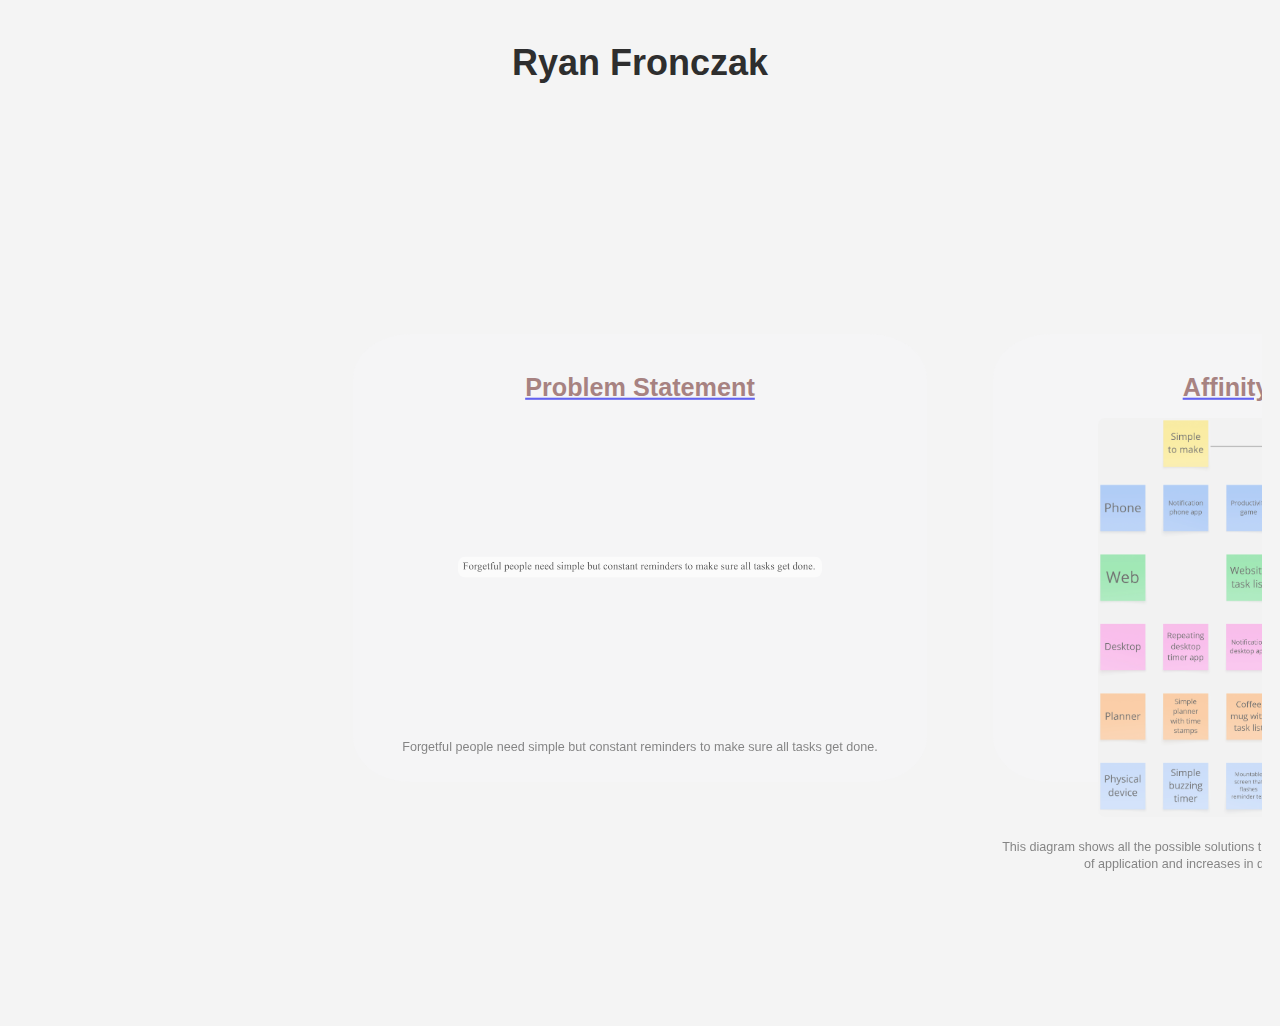
<file: index copy.html>
<!DOCTYPE html>
<html>
<head>
    <title>CSCE 190 Portfolio</title>
    <link rel ="stylesheet" href="styles.css"> 
</head>
<script>
    // Enables smooth scrolling with mouse wheel left/right
    const container = document.querySelector('.projects');
    container.addEventListener('wheel', (evt) => {
        evt.preventDefault();
        container.scrollLeft += evt.deltaY * 1.5;  // scroll horizontally
    });
</script> 

<body>
    <h1>Ryan Fronczak </h1>
        <div class="skills">
           <!--<p>My Resume: 
                <a href="files/CSCE190Resume.pdf" target="_blank">PDF version</a> | 
                <a href="resume.html" target="_blank">HTML version</a></p>
                <p>| Critical Thinking | Collaborative Work | Time Management | Python, Java, C, C#, SQL, Linux & Unix, HTML & CSS |</p>
            </div> --> 
            <div class="projects">
                
                <!-- Problem Statement Assignment-->
                <section class="project">
                    <a href="files/statement.pdf" target="_blank"><h3>Problem Statement</h3></a>
                    <a href="files/statement.pdf" target="_blank"><img src="images/problem.png"></a>
                    <p>Forgetful people need simple but constant reminders to make sure all tasks get done.</p> <!-- PROBLEM STATEMENT-->
                </section>
                <!--Affinity Diagram Assignment -->
                <section class="project">
                    <a href="files/AffinityDiagram.pdf" target="_blank"><h3>Affinity Diagram</h3></a>
                    <a href="files/AffinityDiagram.pdf" target="_blank"><img src="images/AffinityDiagram.png"></a>
                    <p>
                        This diagram shows all the possible solutions that can solve our problem statement. It's split by type of application and increases in difficulty to create as the notes go right.
                    </p>
                </section>
                <!--Sketches-->
                <section class="project">
                    <a href="files/remindersWebsite.pdf" target="_blank"><h3>Sketches</h3></a>
                    <a href="files/remindersWebsite.pdf" target="_blank"><img src="images/remindersWebsite.png"></a>
                    <p>
                        This image shows our <a href="https://ryanfronczak.github.io/reminders/" target="_blank">website</a> that we developed, which allows users to input tasks and give them priority levels and due dates.
                    </p>
                </section>
                <!-- guessing project REPO -->
                <section class="project">
                    <a href="https://github.com/ryanfronczak/CSCE190pythonGuessingProject" target="_blank"><h3>Python Guessing Game</h3></a>
                    <a href="files/pythonLogo.pdf" target="_blank"><img src="images/pythonLogo.png"></a>
                    <p>
                        Python game where one player enters a word and the other tries to guess it with limited attempts. Includes difficulty modes and tracks correct and incorrect guesses.    
                    </p>
                </section>
                
                <!-- java workout trakcer -->
                <section class="project">
                    <a href="https://github.com/ryanfronczak/CSCE190WorkoutManager" target="_blank"><h3>Workout Tracker</h3></a>
                    <a href="files/javaLogo.pdf" target="_blank"><img src="images/javaLogo.png"></a>
                    <p>
                        A simple program that lets you add, edit, remove, sort, and view workouts using a linked list.
                    </p>
                </section>

                <!-- recursion! -->
                 <section class="project">
                    <a href="https://ryanfronczak.github.io"><h3>Recursion</h3></a>
                    <a href="https://ryanfronczak.github.io"><img src="images/recursion.png"></a>
                    <p>
                        If this doesn't make sense to you, look up "recursion" on google and look at the "Did you mean: " part at the top.
                    </p>
                 </section>
                
            </div>
        </body>
        </html>
</file>
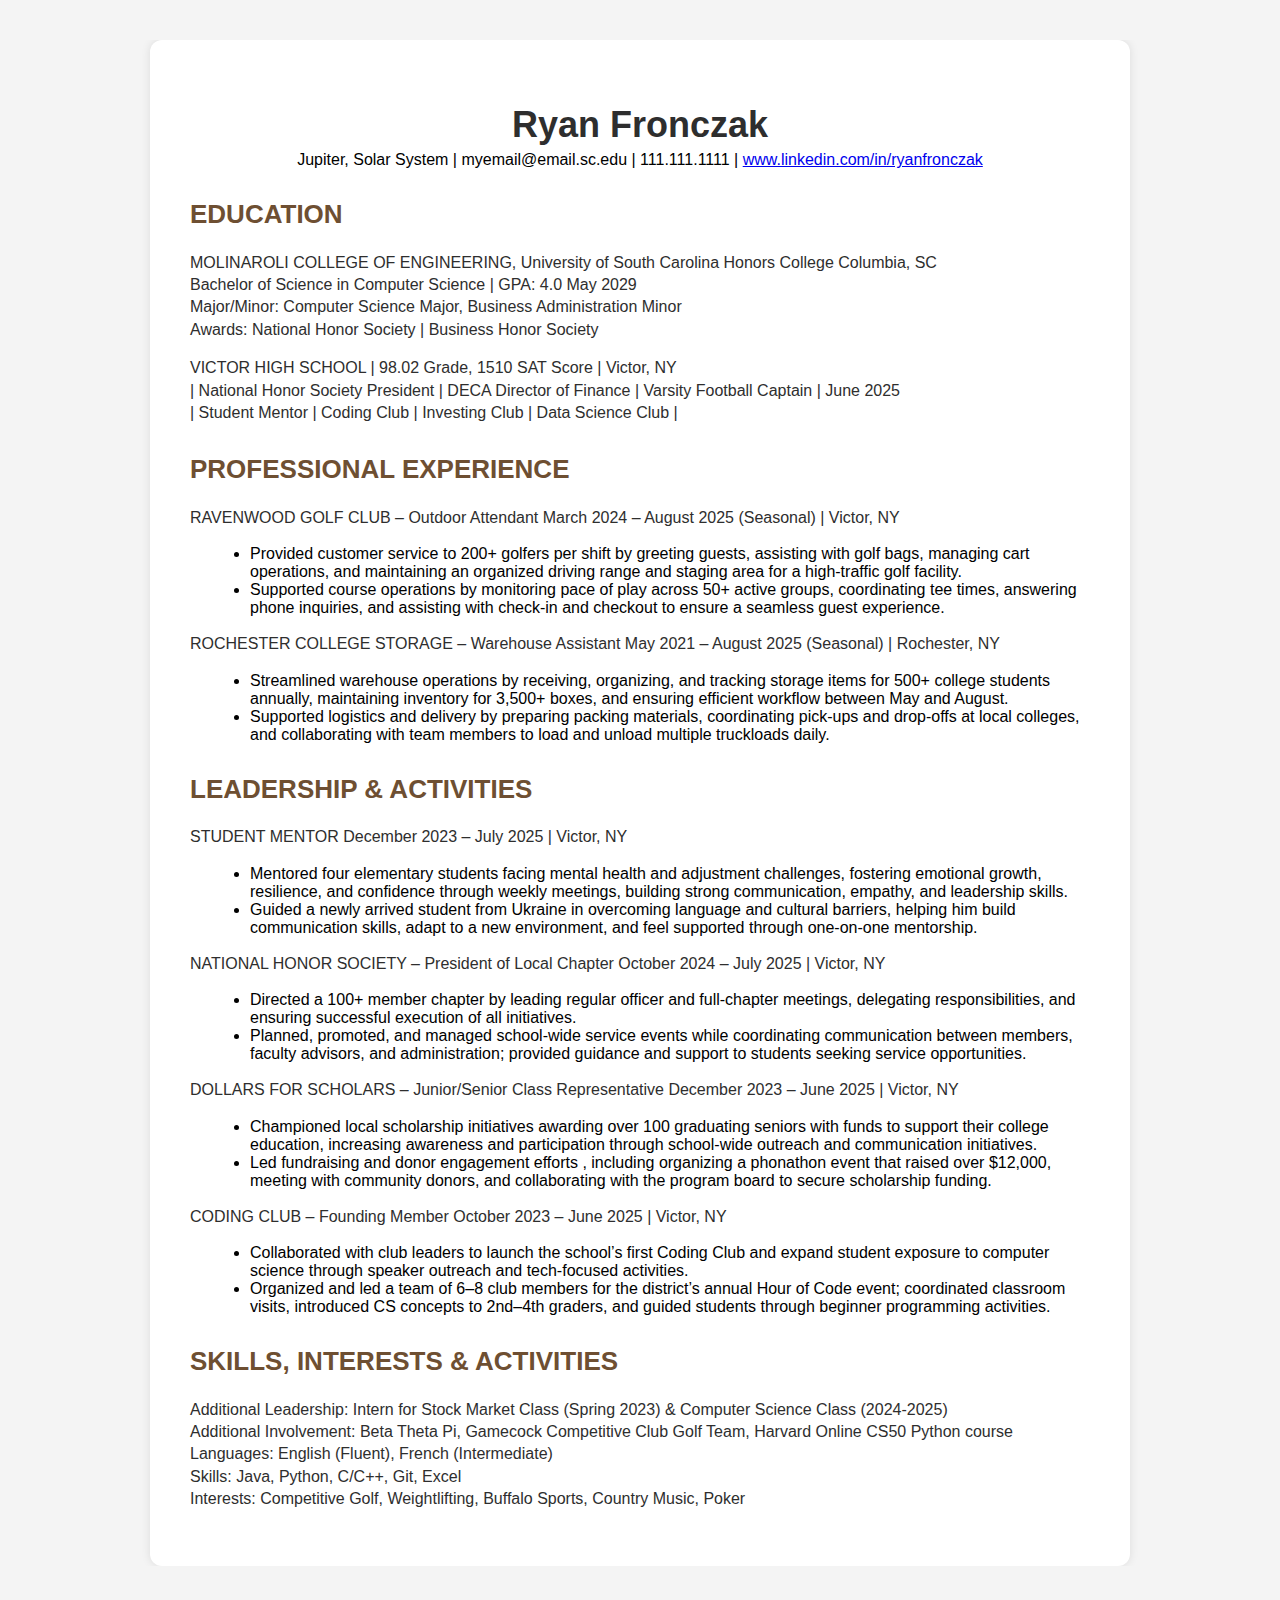
<file: resume.html>
<!DOCTYPE html>
<html lang="en">
<head>
    <meta charset="UTF-8">
    <title>Ryan Fronczak - Resume</title>
    <link rel="stylesheet" href="styles.css">

   
    <style>
        body {
            background: #f4f4f4;
            font-family: Arial, Helvetica, sans-serif;
            margin: 40px;
        }
        .resume {
            max-width: 900px;
            background: white;
            margin: auto;
            padding: 40px;
            border-radius: 12px;
            box-shadow: 0 0 10px rgba(0,0,0,0.1);
        }
        h1 {
            text-align: center;
            margin-bottom: 5px;
        }
        .contact {
            text-align: center;
            margin-bottom: 25px;
        }
        h2 {
            color: #6e4f32;
            margin-top: 30px;
        }
        ul {
            margin-left: 20px;
        }
    </style>
</head>

<body>

<div class="resume">

<h1>Ryan Fronczak</h1>

<div class="contact">
    Jupiter, Solar System | myemail@email.sc.edu | 111.111.1111 | 
    <a href="https://www.linkedin.com/in/ryanfronczak" target="_blank">www.linkedin.com/in/ryanfronczak</a>
</div>

<h2>EDUCATION</h2>

<p>
MOLINAROLI COLLEGE OF ENGINEERING, University of South Carolina Honors College                        Columbia, SC<br>
Bachelor of Science in Computer Science | GPA: 4.0             	                                                                                      May 2029<br>
Major/Minor: Computer Science Major, Business Administration Minor <br>
Awards: National Honor Society | Business Honor Society
</p>

<p>
VICTOR HIGH SCHOOL | 98.02 Grade, 1510 SAT Score |						                  Victor, NY<br>
| National Honor Society President | DECA Director of Finance | Varsity Football Captain |	       		       June 2025<br>
| Student Mentor | Coding Club | Investing Club | Data Science Club |     
</p>

<h2>PROFESSIONAL EXPERIENCE</h2>

<p>
RAVENWOOD GOLF CLUB – Outdoor Attendant	                                March 2024 – August 2025 (Seasonal) | Victor, NY
</p>
<ul>
    <li>Provided customer service to 200+ golfers per shift by greeting guests, assisting with golf bags, managing cart operations, and maintaining an organized driving range and staging area for a high-traffic golf facility.</li>
    <li>Supported course operations by monitoring pace of play across 50+ active groups, coordinating tee times, answering phone inquiries, and assisting with check-in and checkout to ensure a seamless guest experience.</li>
</ul>

<p>
ROCHESTER COLLEGE STORAGE – Warehouse Assistant                 May 2021 – August 2025 (Seasonal) | Rochester, NY
</p>
<ul>
    <li>Streamlined warehouse operations by receiving, organizing, and tracking storage items for 500+ college students annually, maintaining inventory for 3,500+ boxes, and ensuring efficient workflow between May and August.</li>
    <li>Supported logistics and delivery by preparing packing materials, coordinating pick-ups and drop-offs at local colleges, and collaborating with team members to load and unload multiple truckloads daily.</li>
</ul>

<h2>LEADERSHIP & ACTIVITIES</h2>

<p>
STUDENT MENTOR    					                                   December 2023 – July 2025 | Victor, NY 
</p>
<ul>
    <li>Mentored four elementary students facing mental health and adjustment challenges, fostering emotional growth, resilience, and confidence through weekly meetings, building strong communication, empathy, and leadership skills.</li>
    <li>Guided a newly arrived student from Ukraine in overcoming language and cultural barriers, helping him build communication skills, adapt to a new environment, and feel supported through one-on-one mentorship.</li>
</ul>

<p>
NATIONAL HONOR SOCIETY – President of Local Chapter		                          October 2024 – July 2025 | Victor, NY 
</p>
<ul>
    <li>Directed a 100+ member chapter by leading regular officer and full-chapter meetings, delegating responsibilities, and ensuring successful execution of all initiatives.</li>
    <li>Planned, promoted, and managed school-wide service events while coordinating communication between members, faculty advisors, and administration; provided guidance and support to students seeking service opportunities.</li>
</ul>

<p>
DOLLARS FOR SCHOLARS – Junior/Senior Class Representative	                     December 2023 – June 2025 | Victor, NY 
</p>
<ul>
    <li>Championed local scholarship initiatives awarding over 100 graduating seniors with funds to support their college education, increasing awareness and participation through school-wide outreach and communication initiatives.</li>
    <li>Led fundraising and donor engagement efforts , including organizing a phonathon event that raised over $12,000, meeting with community donors, and collaborating with the program board to secure scholarship funding.</li>
</ul>

<p>
CODING CLUB – Founding Member			   		                         October 2023 – June 2025 | Victor, NY 
</p>
<ul>
    <li>Collaborated with club leaders to launch the school’s first Coding Club and expand student exposure to computer science through speaker outreach and tech-focused activities.</li>
    <li>Organized and led a team of 6–8 club members for the district’s annual Hour of Code event; coordinated classroom visits, introduced CS concepts to 2nd–4th graders, and guided students through beginner programming activities.</li>
</ul>

<h2>SKILLS, INTERESTS & ACTIVITIES</h2>

<p>
Additional Leadership: Intern for Stock Market Class (Spring 2023) & Computer Science Class (2024-2025)<br>
Additional Involvement: Beta Theta Pi, Gamecock Competitive Club Golf Team, Harvard Online CS50 Python course<br>
Languages: English (Fluent), French (Intermediate)<br>
Skills: Java, Python, C/C++, Git, Excel<br>
Interests: Competitive Golf, Weightlifting, Buffalo Sports, Country Music, Poker
</p>

</div>

</body>
</html>
</file>
<file: styles.css>
body {
    background: #f4f4f4;
    font-family: Arial, Helvetica, sans-serif;
    margin: 18px;
    transition: background 0.8s ease; /* smooth gradient transition */
}

p {
    color: #2e2e2e;
    font-size: 16px;
    line-height: 1.4;
}

h1 {
    color: #2e2e2e;
    text-align: center;
    font-size: 36px;
    font-weight: bold;
}

h2 {
    color: #6e4f32;
    font-size: 26px;
    font-weight: bold;
}

.projects-title h2 {
    text-align: center;
    margin-bottom: 20px;
}

.label {
    font-weight: 750;
}

.job1 {
    font-weight:800;
}
.job2 {
    font-weight: 100;
}

/* ============================================================
FIXED SCROLLING + CENTERING VERSION OF .projects
============================================================ */
.projects {
    box-sizing: border-box;
    width: 100%;
    
    display: flex;
    flex-wrap: nowrap;
    overflow-x: auto;
    overflow-y: hidden;
    gap: 20px;
    
    scroll-snap-type: x proximity;
    scroll-behavior: smooth;
    -webkit-overflow-scrolling: touch;
    
    height: 100vh;
    align-items: center;
    
    padding-left: calc(50vw - 160px);
    padding-right: calc(50vw - 160px);
    
    scrollbar-width: none;
}
.projects::-webkit-scrollbar {
    display: none !important;
}

/* ============================================================
CARD STYLES
============================================================ */
.project {
    scroll-snap-align: center;
    flex: 0 0 800px;
    flex-shrink: 0;
    height: 600px;
    background: #f5f5f7;
    border-radius: 12px;
    padding: 20px 10px;
    text-align: center;
    display: flex;
    flex-direction: column;
    justify-content: space-between;
    transition: transform 0.4s ease, z-index 0.4s ease, box-shadow 0.4s ease;
    border-radius: 10%;
    
    transform: scale(0.7);
    opacity: 0.6;
    position: relative;
    z-index: 1;
    
    margin-left: -100px;
    margin-right: -100px;
}

.project:hover {
    transform: translateY(-6px);
    box-shadow: 0px 12px 32px rgba(0,0,0,0.18);
}

.project.active {
    transform: scale(1);
    opacity: 1;
    z-index: 10;
    box-shadow: 0px 10px 30px rgba(0,0,0,0.25);
}

.project.active ~ .project,
.project.active ~ .project ~ .project {
    transform: scale(0.7);
    opacity: 0.6;
    z-index: 1;
}

.project.profile-card {
    display: flex;
    flex-direction: column;
    justify-content: space-between;
    align-items: center;
    padding: 20px;
}

.project.profile-card img.profile-pic {
    width: 90%;
    max-height: 600px;
    border-radius: 25%;
    object-fit: cover;
    aspect-ratio: 1;
}

.project.profile-card .profile-content {
    width: 100%;
    text-align: center;
}

.project.profile-card .profile-content h3 {
    font-size: 36px;
    margin: 10px 0 5px;
}

.project.profile-card .profile-content p {
    font-size: 18px;
    margin: 0 0 20px;
}

.project h3 {
    font-size: 36px;
    color: #733635;
    margin-bottom: 10px;
}

.project p {
    font-size: 18px;
    color: #3a3a3a;
}

.project img {
    width: 100%;
    max-width: 65%;
    height: auto;
    display: block;
    margin: 12px auto;
    border-radius: 10px;
    max-height: 600px;
    object-fit: contain;
}

.project.about-card .profile-content {
    width: 100%;
    text-align: center;
    display: flex;
    flex-direction: column;
    justify-content: space-between;
    height: 100%;
    padding: 20px;
}

.project.about-card .profile-content h3 {
    font-size: 36px;
    margin-bottom: 15px;
    color: #733635;
}

.project.about-card .profile-content p {
    font-size: 24px;
    margin-bottom: 1em;
    color: #3a3a3a;
    flex-grow: 1;
    word-break: break-word;
    line-height: 1.5;
}

.project.about-card .bottom-buttons {
    display: flex;
    justify-content: center;
    align-items: center;
    gap: 20px;
    margin-top: auto;
}

.project.about-card .bottom-buttons .social-icon {
    width: 40px;
    height: 40px;
    cursor: pointer;
    transition: transform 0.2s ease;
}

.project.about-card .bottom-buttons .social-icon:hover {
    transform: scale(1.1);
}

@font-face {
    font-family: 'Gotham';
    src: url('fonts/Gotham.otf') format('opentype');
    font-weight: normal;
    font-style: normal;
}

.project.about-card .bottom-buttons .download-resume {
    display: inline-block;
    background-color: #733635;
    color: white;
    font-family: 'Gotham', sans-serif; 
    font-size: 16px;
    padding: 10px 20px;
    border-radius: 8px;
    text-decoration: none;
    transition: background-color 0.3s ease;
}

.project.about-card .bottom-buttons .download-resume:hover {
    background-color: #a05344;
}

.project.education-card {
    display: flex;
    flex-direction: column;
    align-items: center;
    padding: 20px;
}

html, body {
    overflow-y: hidden;  /* disable vertical scroll */
}

/* Ensure projects container stays in viewport */
.projects {
    height: 100vh;       /* full viewport height */
}

.subcards-wrapper {
    position: absolute;
    top: 50%; 
    left: 50%;
    transform: translate(-50%, -50%);
    display: flex;
    gap: 200px; /* increase the gap to push left/right cards further */
    pointer-events: none;
    opacity: 0;
    transition: opacity 0.4s ease, transform 0.4s ease;
    z-index: 15;
}

.subcard {
    width: 500px;  /* slightly smaller than main cards */
    height: 500px;
    background: #e5e5e5;
    border-radius: 12px;
    padding: 20px;
    text-align: center;
    display: flex;
    flex-direction: column;
    justify-content: center;
    box-shadow: 0px 10px 30px rgba(0,0,0,0.25);
    transform: scale(0.8);
    transition: transform 0.1s ease;
    border-radius: 40%;
}


.subcard.active {
    transform: scale(1);
}

/* Optional: remove left/right margin, gap now handles spacing */
.subcard.left-card, .subcard.right-card {
    margin: 0;
}

.education-card img.profile-pic {
    width: 90%;
    max-height: 250px; /* smaller max-height to fit multiple images */
    object-fit: cover;
    margin: 10px auto; /* spacing between images */
    border-radius: 12px;
}

.project.experience-card h3{
    display: flex;           /* enables flexbox */
    justify-content: center; /* centers horizontally */
    align-items: center;     /* centers vertically */
    flex-direction: column;  /* stack children vertically */
    height: 88%; 
}

/* Font sizes for the experience circles */
.exp-circle h3 {
    font-size: 15.5px;   /* adjust as needed */
    margin-bottom: 8px; /* optional spacing */
}

.exp-circle p {
    font-size: 14px;   /* adjust as needed */
    line-height: 1.3;  /* optional for readability */
}


/* Ensure the experience card is the positioning context */
.project.experience-card {
    position: relative;
    overflow: visible; /* allow circles to overflow the card corners */
}

.experience-card {
    position: relative;   /* THIS IS THE FIX */
    overflow: visible;    /* allows circles to extend outward */
}

/* Experience wrapper (centered in the card, not screen) */
.experience-wrapper {
    position: absolute;
    top: 50%;
    left: 50%;
    transform: translate(-50%, -50%) scale(0.3);
    opacity: 0;
    width: 100%;
    height: 95%;
    pointer-events: none;
    transition: opacity .2s ease-in-out, transform 0.75s ease-in-out;
}

/* Bigger Experience circles */
.exp-circle {
    border-radius: 12px;
    box-shadow: 0px 10px 30px rgba(0,0,0,0.25);
    position: absolute;
    width: 325px;   /* increased from 130px */
    height: 325px;  /* increased from 130px */
    background: #e5e5e5;
    border-radius: 40%;
    display: flex;
    justify-content: center;
    align-items: center;
    text-align: center;
    pointer-events: auto;
    transition: transform 1s ease, opacity 0.3s ease;
    padding: 16px;   /* slightly bigger padding for content */
}

/* Expand on hover */
.exp-circle:hover {
    transform: scale(1.3);
    z-index:10;
}

/* Shrink siblings when one is hovered */
.experience-wrapper:hover .exp-circle {
    transform: scale(0.5); /* default shrink when hovering wrapper */
    opacity: 0.65;
}

.experience-wrapper .exp-circle:hover {
    transform: scale(1.3); /* hovered one expands back */
    opacity: 1;
}

/* Position circles INSIDE the card corners (adjust translate to keep them visible) */
.exp1 { top: 0; left: 0; transform: translate(-20%, -20%); }
.exp2 { top: 0; right: 0; transform: translate(20%, -20%); }
.exp3 { bottom: 0; left: 0; transform: translate(-20%, 20%); }
.exp4 { bottom: 0; right: 0; transform: translate(20%, 20%); }


.project.experience-card {
    position: relative;
    overflow: visible;
}

/* Container holding the 4 experience images */
.exp-images {
    position: absolute;
    top: 0;
    left: 0;
    width: 100%;
    height: 100%;
    pointer-events: none; /* so they don't block the circles */
}

/* Individual logos */
.exp-images .exp-img {
    position: absolute;
    width: 245px;    /* uniform size */
    height: 245px;
    object-fit: contain;  /* preserves aspect ratio without stretching */
}

/* Positioning each logo in corners */
.exp-images .exp-img1 { top: 30px; left: 30px; }   /* top-left */
.exp-images .exp-img2 { top: 30px; right: 30px; }  /* top-right */
.exp-images .exp-img3 { bottom: 30px; left: 30px; }/* bottom-left */
.exp-images .exp-img4 { bottom: 30px; right: 30px;}/* bottom-right */
</file>
